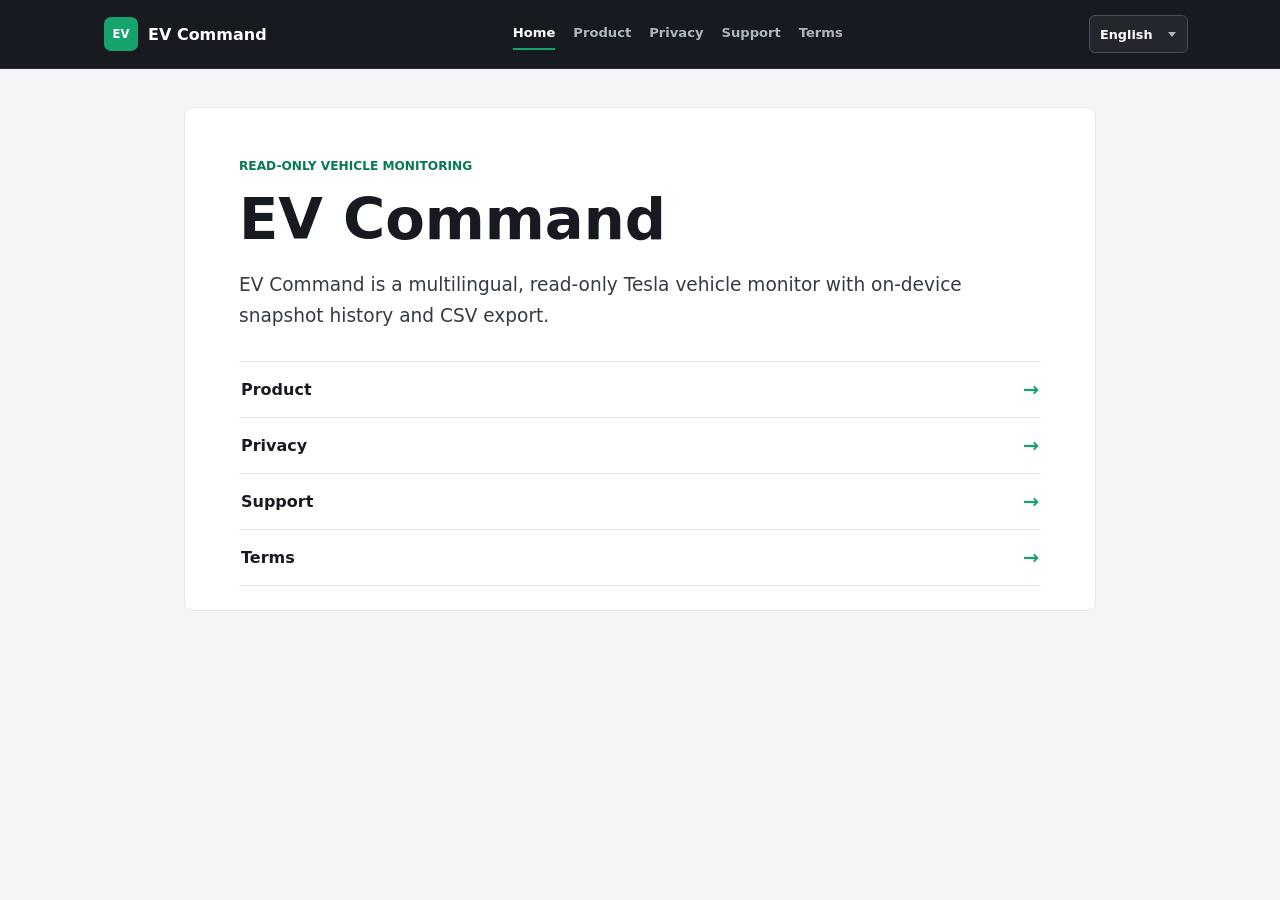
<file: index.html>
<!doctype html>
<html lang="en-US">
  <head>
    <meta charset="utf-8" />
    <meta name="viewport" content="width=device-width, initial-scale=1" />
    <meta name="theme-color" content="#171a20" />
    <meta
      name="description"
      content="EV Command is a multilingual, read-only Tesla vehicle monitor with on-device snapshot history and CSV export."
      data-i18n-content="index.description"
    />
    <title data-i18n="index.title">EV Command</title>
    <link rel="stylesheet" href="./site.css" />
    <script type="module" src="./site.js" defer></script>
  </head>
  <body data-page="home">
    <a class="skip-link" href="#main-content" data-i18n="common.skip">Skip to main content</a>
    <header class="site-header">
      <div class="header-inner">
        <a class="brand-link" href="./index.html">
          <span class="brand-mark" aria-hidden="true">EV</span>
          <span data-i18n="common.brand">EV Command</span>
        </a>
        <nav
          class="site-nav"
          aria-label="Primary navigation"
          data-i18n-aria-label="common.primaryNavigation"
        >
          <a class="nav-link" href="./index.html" aria-current="page" data-i18n="nav.home">Home</a>
          <a class="nav-link" href="./marketing.html" data-i18n="nav.product">Product</a>
          <a class="nav-link" href="./privacy.html" data-i18n="nav.privacy">Privacy</a>
          <a class="nav-link" href="./support.html" data-i18n="nav.support">Support</a>
          <a class="nav-link" href="./terms.html" data-i18n="nav.terms">Terms</a>
        </nav>
        <div class="locale-control">
          <label class="visually-hidden" for="locale-switcher" data-i18n="common.language">Language</label>
          <select
            id="locale-switcher"
            aria-label="Language"
            data-i18n-aria-label="common.language"
          >
            <option value="en-US" lang="en-US">English</option>
            <option value="zh-Hans" lang="zh-Hans">简体中文</option>
            <option value="yue-Hant-HK" lang="yue-Hant-HK">廣東話</option>
            <option value="ko" lang="ko">한국어</option>
            <option value="ja" lang="ja">日本語</option>
            <option value="es-ES" lang="es-ES">Español</option>
          </select>
        </div>
      </div>
    </header>
    <main id="main-content" class="site-main">
      <section class="document home-document">
        <p class="eyebrow" data-i18n="index.eyebrow">Read-only vehicle monitoring</p>
        <h1 data-i18n="index.heading">EV Command</h1>
        <p class="lead" data-i18n="index.intro">
          EV Command is a multilingual, read-only Tesla vehicle monitor with on-device snapshot history and CSV export.
        </p>
        <div class="home-links">
          <a class="home-link" href="./marketing.html" data-i18n="nav.product">Product</a>
          <a class="home-link" href="./privacy.html" data-i18n="nav.privacy">Privacy</a>
          <a class="home-link" href="./support.html" data-i18n="nav.support">Support</a>
          <a class="home-link" href="./terms.html" data-i18n="nav.terms">Terms</a>
        </div>
      </section>
    </main>
  </body>
</html>
</file>
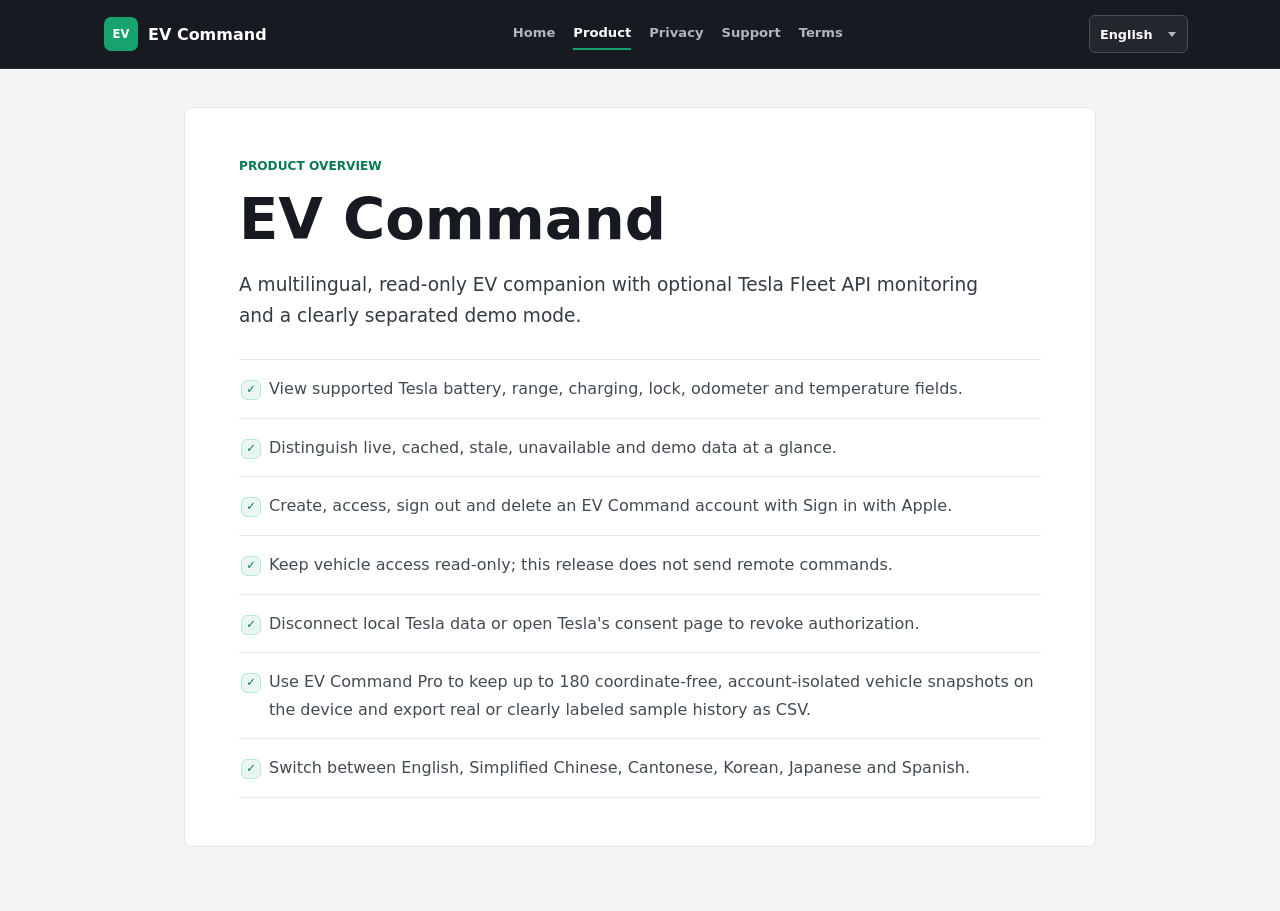
<file: marketing.html>
<!doctype html>
<html lang="en-US">
  <head>
    <meta charset="utf-8" />
    <meta name="viewport" content="width=device-width, initial-scale=1" />
    <meta name="theme-color" content="#171a20" />
    <meta
      name="description"
      content="A multilingual, read-only EV companion with optional Tesla Fleet API monitoring and a clearly separated demo mode."
      data-i18n-content="marketing.description"
    />
    <title data-i18n="marketing.title">EV Command Product Overview</title>
    <link rel="stylesheet" href="./site.css" />
    <script type="module" src="./site.js" defer></script>
  </head>
  <body data-page="product">
    <a class="skip-link" href="#main-content" data-i18n="common.skip">Skip to main content</a>
    <header class="site-header">
      <div class="header-inner">
        <a class="brand-link" href="./index.html">
          <span class="brand-mark" aria-hidden="true">EV</span>
          <span data-i18n="common.brand">EV Command</span>
        </a>
        <nav
          class="site-nav"
          aria-label="Primary navigation"
          data-i18n-aria-label="common.primaryNavigation"
        >
          <a class="nav-link" href="./index.html" data-i18n="nav.home">Home</a>
          <a class="nav-link" href="./marketing.html" aria-current="page" data-i18n="nav.product">Product</a>
          <a class="nav-link" href="./privacy.html" data-i18n="nav.privacy">Privacy</a>
          <a class="nav-link" href="./support.html" data-i18n="nav.support">Support</a>
          <a class="nav-link" href="./terms.html" data-i18n="nav.terms">Terms</a>
        </nav>
        <div class="locale-control">
          <label class="visually-hidden" for="locale-switcher" data-i18n="common.language">Language</label>
          <select
            id="locale-switcher"
            aria-label="Language"
            data-i18n-aria-label="common.language"
          >
            <option value="en-US" lang="en-US">English</option>
            <option value="zh-Hans" lang="zh-Hans">简体中文</option>
            <option value="yue-Hant-HK" lang="yue-Hant-HK">廣東話</option>
            <option value="ko" lang="ko">한국어</option>
            <option value="ja" lang="ja">日本語</option>
            <option value="es-ES" lang="es-ES">Español</option>
          </select>
        </div>
      </div>
    </header>
    <main id="main-content" class="site-main">
      <article class="document">
        <p class="eyebrow" data-i18n="marketing.eyebrow">Product overview</p>
        <h1 data-i18n="marketing.heading">EV Command</h1>
        <p class="lead" data-i18n="marketing.intro">
          A multilingual, read-only EV companion with optional Tesla Fleet API monitoring and a clearly separated demo mode.
        </p>
        <ul class="feature-list">
          <li data-i18n="marketing.feature1">View supported Tesla battery, range, charging, lock, odometer and temperature fields.</li>
          <li data-i18n="marketing.feature2">Distinguish live, cached, stale, unavailable and demo data at a glance.</li>
          <li data-i18n="marketing.feature3">Create, access, sign out and delete an EV Command account with Sign in with Apple.</li>
          <li data-i18n="marketing.feature4">Keep vehicle access read-only; this release does not send remote commands.</li>
          <li data-i18n="marketing.feature5">Disconnect local Tesla data or open Tesla's consent page to revoke authorization.</li>
          <li data-i18n="marketing.feature6">Use EV Command Pro to keep up to 180 coordinate-free, account-isolated vehicle snapshots on the device and export real or clearly labeled sample history as CSV.</li>
          <li data-i18n="marketing.feature7">Switch between English, Simplified Chinese, Cantonese, Korean, Japanese and Spanish.</li>
        </ul>
      </article>
    </main>
  </body>
</html>
</file>
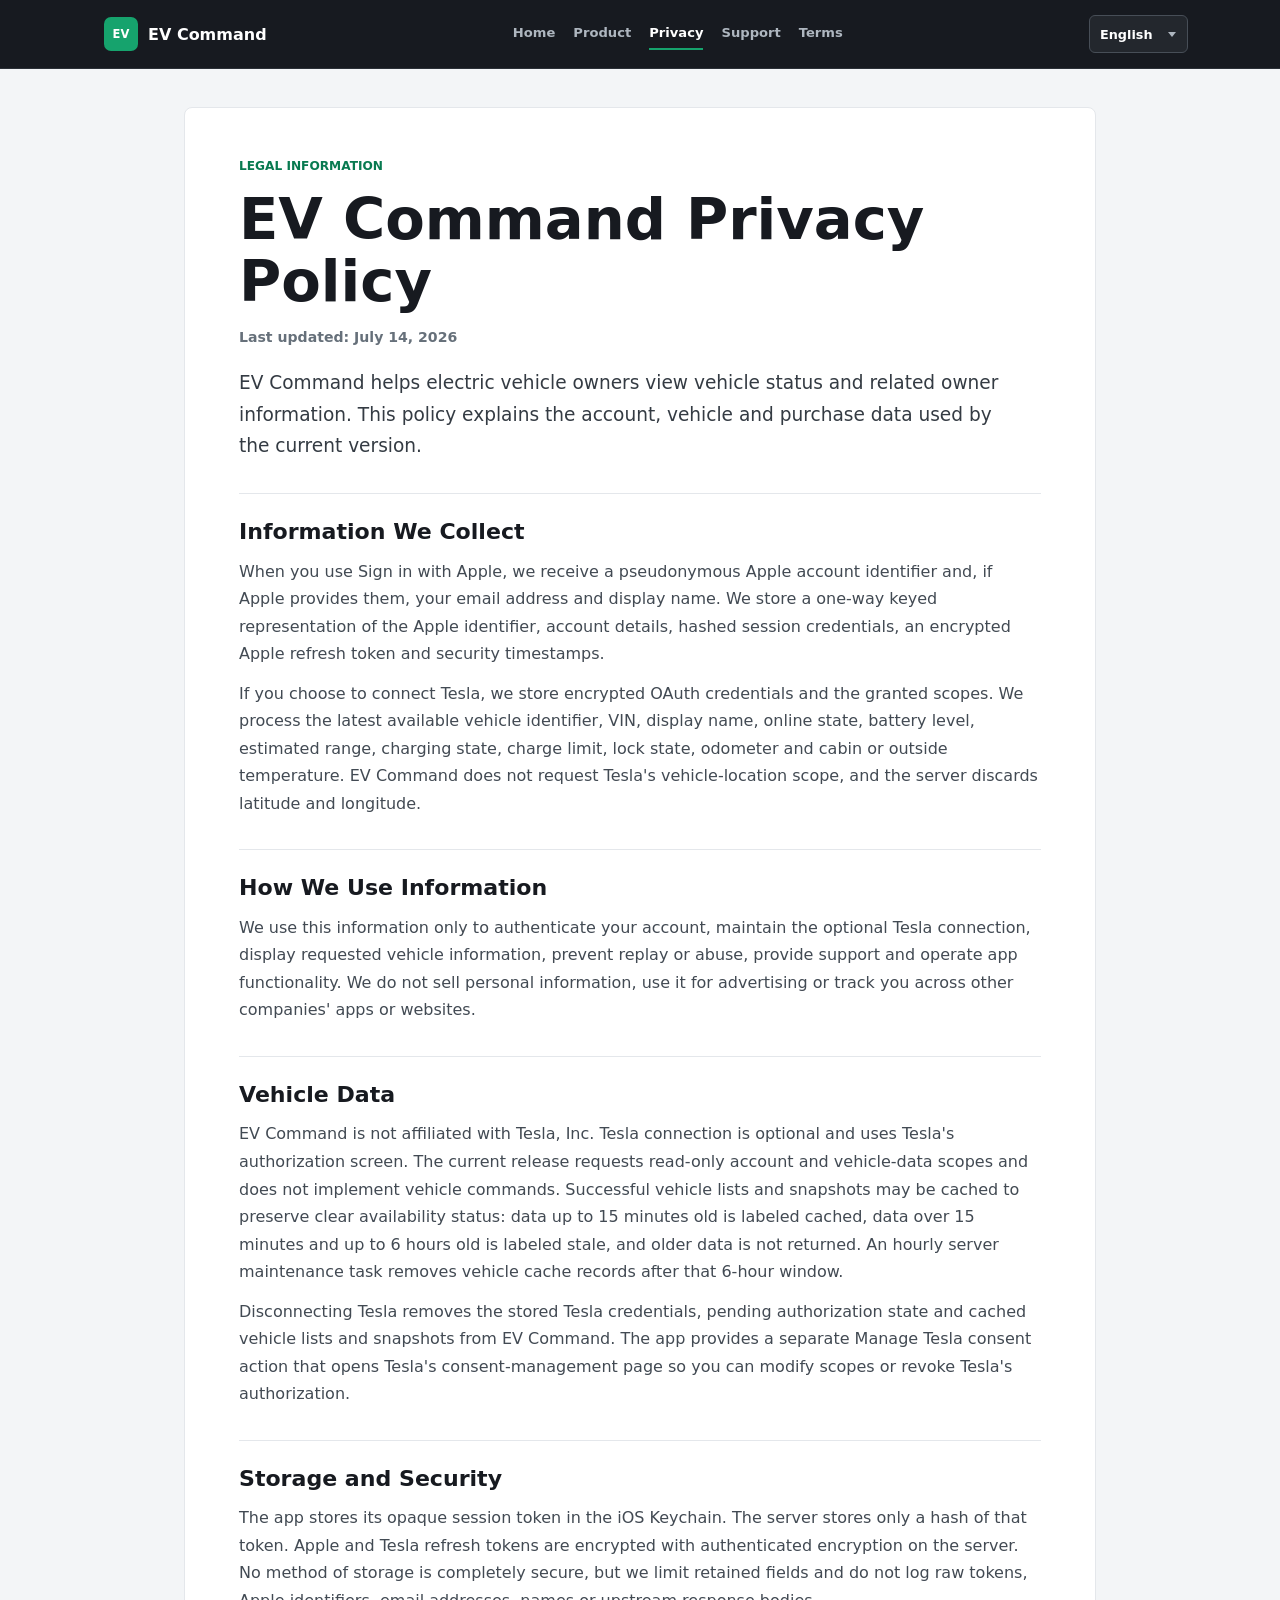
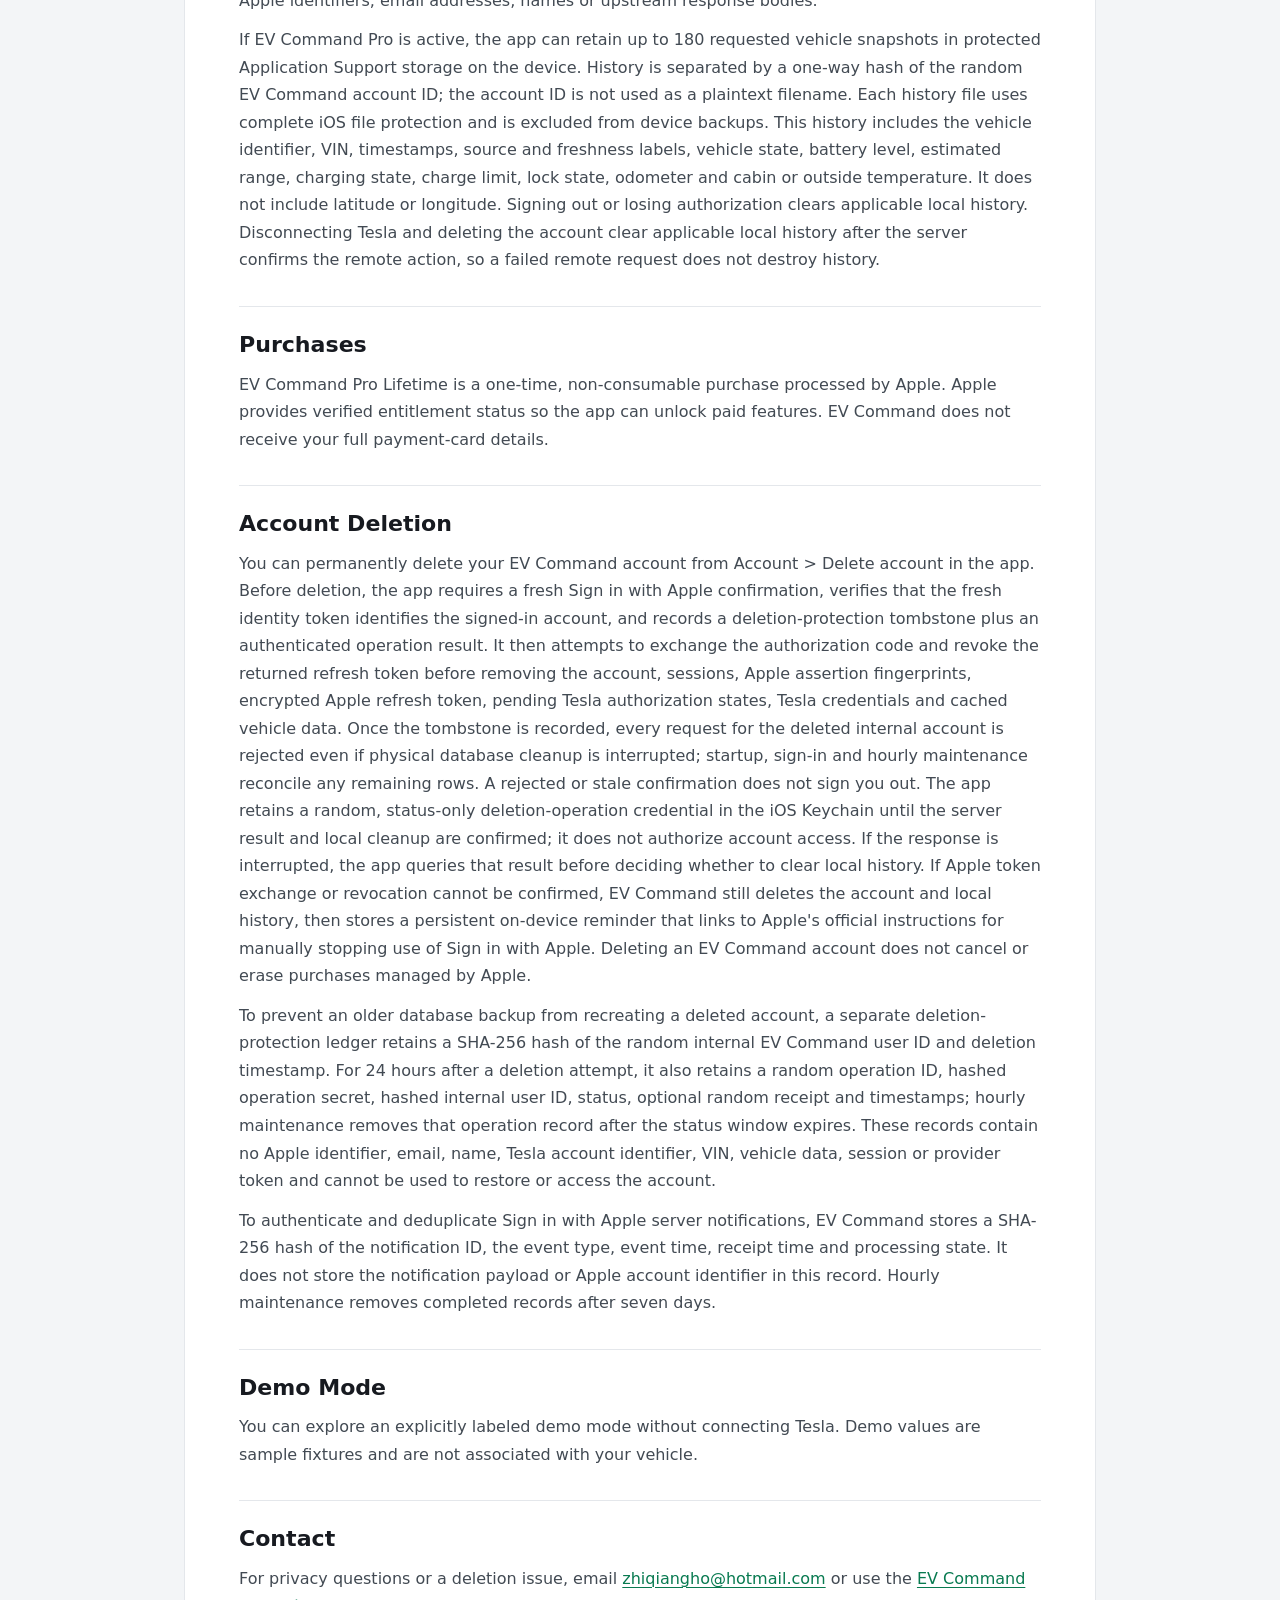
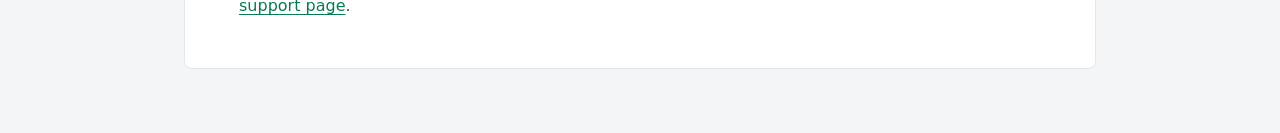
<file: privacy.html>
<!doctype html>
<html lang="en-US">
  <head>
    <meta charset="utf-8" />
    <meta name="viewport" content="width=device-width, initial-scale=1" />
    <meta name="theme-color" content="#171a20" />
    <meta
      name="description"
      content="EV Command helps electric vehicle owners view vehicle status and related owner information. This policy explains the account, vehicle and purchase data used by the current version."
      data-i18n-content="privacy.description"
    />
    <title data-i18n="privacy.title">EV Command Privacy Policy</title>
    <link rel="stylesheet" href="./site.css" />
    <script type="module" src="./site.js" defer></script>
  </head>
  <body data-page="privacy">
    <a class="skip-link" href="#main-content" data-i18n="common.skip">Skip to main content</a>
    <header class="site-header">
      <div class="header-inner">
        <a class="brand-link" href="./index.html">
          <span class="brand-mark" aria-hidden="true">EV</span>
          <span data-i18n="common.brand">EV Command</span>
        </a>
        <nav
          class="site-nav"
          aria-label="Primary navigation"
          data-i18n-aria-label="common.primaryNavigation"
        >
          <a class="nav-link" href="./index.html" data-i18n="nav.home">Home</a>
          <a class="nav-link" href="./marketing.html" data-i18n="nav.product">Product</a>
          <a class="nav-link" href="./privacy.html" aria-current="page" data-i18n="nav.privacy">Privacy</a>
          <a class="nav-link" href="./support.html" data-i18n="nav.support">Support</a>
          <a class="nav-link" href="./terms.html" data-i18n="nav.terms">Terms</a>
        </nav>
        <div class="locale-control">
          <label class="visually-hidden" for="locale-switcher" data-i18n="common.language">Language</label>
          <select
            id="locale-switcher"
            aria-label="Language"
            data-i18n-aria-label="common.language"
          >
            <option value="en-US" lang="en-US">English</option>
            <option value="zh-Hans" lang="zh-Hans">简体中文</option>
            <option value="yue-Hant-HK" lang="yue-Hant-HK">廣東話</option>
            <option value="ko" lang="ko">한국어</option>
            <option value="ja" lang="ja">日本語</option>
            <option value="es-ES" lang="es-ES">Español</option>
          </select>
        </div>
      </div>
    </header>
    <main id="main-content" class="site-main">
      <article class="document">
        <p class="eyebrow" data-i18n="privacy.eyebrow">Legal information</p>
        <h1 data-i18n="privacy.heading">EV Command Privacy Policy</h1>
        <p class="updated" data-i18n="privacy.updated">Last updated: July 14, 2026</p>
        <p class="lead" data-i18n="privacy.intro">EV Command helps electric vehicle owners view vehicle status and related owner information. This policy explains the account, vehicle and purchase data used by the current version.</p>

        <h2 data-i18n="privacy.collect.heading">Information We Collect</h2>
        <p data-i18n="privacy.collect.p1">When you use Sign in with Apple, we receive a pseudonymous Apple account identifier and, if Apple provides them, your email address and display name. We store a one-way keyed representation of the Apple identifier, account details, hashed session credentials, an encrypted Apple refresh token and security timestamps.</p>
        <p data-i18n="privacy.collect.p2">If you choose to connect Tesla, we store encrypted OAuth credentials and the granted scopes. We process the latest available vehicle identifier, VIN, display name, online state, battery level, estimated range, charging state, charge limit, lock state, odometer and cabin or outside temperature. EV Command does not request Tesla's vehicle-location scope, and the server discards latitude and longitude.</p>

        <h2 data-i18n="privacy.use.heading">How We Use Information</h2>
        <p data-i18n="privacy.use.p1">We use this information only to authenticate your account, maintain the optional Tesla connection, display requested vehicle information, prevent replay or abuse, provide support and operate app functionality. We do not sell personal information, use it for advertising or track you across other companies' apps or websites.</p>

        <h2 data-i18n="privacy.vehicle.heading">Vehicle Data</h2>
        <p data-i18n="privacy.vehicle.p1">EV Command is not affiliated with Tesla, Inc. Tesla connection is optional and uses Tesla's authorization screen. The current release requests read-only account and vehicle-data scopes and does not implement vehicle commands. Successful vehicle lists and snapshots may be cached to preserve clear availability status: data up to 15 minutes old is labeled cached, data over 15 minutes and up to 6 hours old is labeled stale, and older data is not returned. An hourly server maintenance task removes vehicle cache records after that 6-hour window.</p>
        <p data-i18n="privacy.vehicle.p2">Disconnecting Tesla removes the stored Tesla credentials, pending authorization state and cached vehicle lists and snapshots from EV Command. The app provides a separate Manage Tesla consent action that opens Tesla's consent-management page so you can modify scopes or revoke Tesla's authorization.</p>

        <h2 data-i18n="privacy.storage.heading">Storage and Security</h2>
        <p data-i18n="privacy.storage.p1">The app stores its opaque session token in the iOS Keychain. The server stores only a hash of that token. Apple and Tesla refresh tokens are encrypted with authenticated encryption on the server. No method of storage is completely secure, but we limit retained fields and do not log raw tokens, Apple identifiers, email addresses, names or upstream response bodies.</p>
        <p data-i18n="privacy.storage.p2">If EV Command Pro is active, the app can retain up to 180 requested vehicle snapshots in protected Application Support storage on the device. History is separated by a one-way hash of the random EV Command account ID; the account ID is not used as a plaintext filename. Each history file uses complete iOS file protection and is excluded from device backups. This history includes the vehicle identifier, VIN, timestamps, source and freshness labels, vehicle state, battery level, estimated range, charging state, charge limit, lock state, odometer and cabin or outside temperature. It does not include latitude or longitude. Signing out or losing authorization clears applicable local history. Disconnecting Tesla and deleting the account clear applicable local history after the server confirms the remote action, so a failed remote request does not destroy history.</p>

        <h2 data-i18n="privacy.purchases.heading">Purchases</h2>
        <p data-i18n="privacy.purchases.p1">EV Command Pro Lifetime is a one-time, non-consumable purchase processed by Apple. Apple provides verified entitlement status so the app can unlock paid features. EV Command does not receive your full payment-card details.</p>

        <h2 id="account-deletion" data-i18n="privacy.deletion.heading">Account Deletion</h2>
        <p data-i18n="privacy.deletion.p1">You can permanently delete your EV Command account from Account &gt; Delete account in the app. Before deletion, the app requires a fresh Sign in with Apple confirmation, verifies that the fresh identity token identifies the signed-in account, and records a deletion-protection tombstone plus an authenticated operation result. It then attempts to exchange the authorization code and revoke the returned refresh token before removing the account, sessions, Apple assertion fingerprints, encrypted Apple refresh token, pending Tesla authorization states, Tesla credentials and cached vehicle data. Once the tombstone is recorded, every request for the deleted internal account is rejected even if physical database cleanup is interrupted; startup, sign-in and hourly maintenance reconcile any remaining rows. A rejected or stale confirmation does not sign you out. The app retains a random, status-only deletion-operation credential in the iOS Keychain until the server result and local cleanup are confirmed; it does not authorize account access. If the response is interrupted, the app queries that result before deciding whether to clear local history. If Apple token exchange or revocation cannot be confirmed, EV Command still deletes the account and local history, then stores a persistent on-device reminder that links to Apple's official instructions for manually stopping use of Sign in with Apple. Deleting an EV Command account does not cancel or erase purchases managed by Apple.</p>
        <p data-i18n="privacy.deletion.p2">To prevent an older database backup from recreating a deleted account, a separate deletion-protection ledger retains a SHA-256 hash of the random internal EV Command user ID and deletion timestamp. For 24 hours after a deletion attempt, it also retains a random operation ID, hashed operation secret, hashed internal user ID, status, optional random receipt and timestamps; hourly maintenance removes that operation record after the status window expires. These records contain no Apple identifier, email, name, Tesla account identifier, VIN, vehicle data, session or provider token and cannot be used to restore or access the account.</p>
        <p data-i18n="privacy.deletion.p3">To authenticate and deduplicate Sign in with Apple server notifications, EV Command stores a SHA-256 hash of the notification ID, the event type, event time, receipt time and processing state. It does not store the notification payload or Apple account identifier in this record. Hourly maintenance removes completed records after seven days.</p>

        <h2 data-i18n="privacy.demo.heading">Demo Mode</h2>
        <p data-i18n="privacy.demo.p1">You can explore an explicitly labeled demo mode without connecting Tesla. Demo values are sample fixtures and are not associated with your vehicle.</p>

        <h2 data-i18n="privacy.contact.heading">Contact</h2>
        <p data-i18n-group="privacy.contact">
          <span data-i18n="privacy.contact.beforeEmail">For privacy questions or a deletion issue, email </span><a href="mailto:zhiqiangho@hotmail.com">zhiqiangho@hotmail.com</a><span data-i18n="privacy.contact.between"> or use the </span><a href="./support.html" data-i18n="privacy.contact.link">EV Command support page</a><span data-i18n="privacy.contact.after">.</span>
        </p>
      </article>
    </main>
  </body>
</html>
</file>
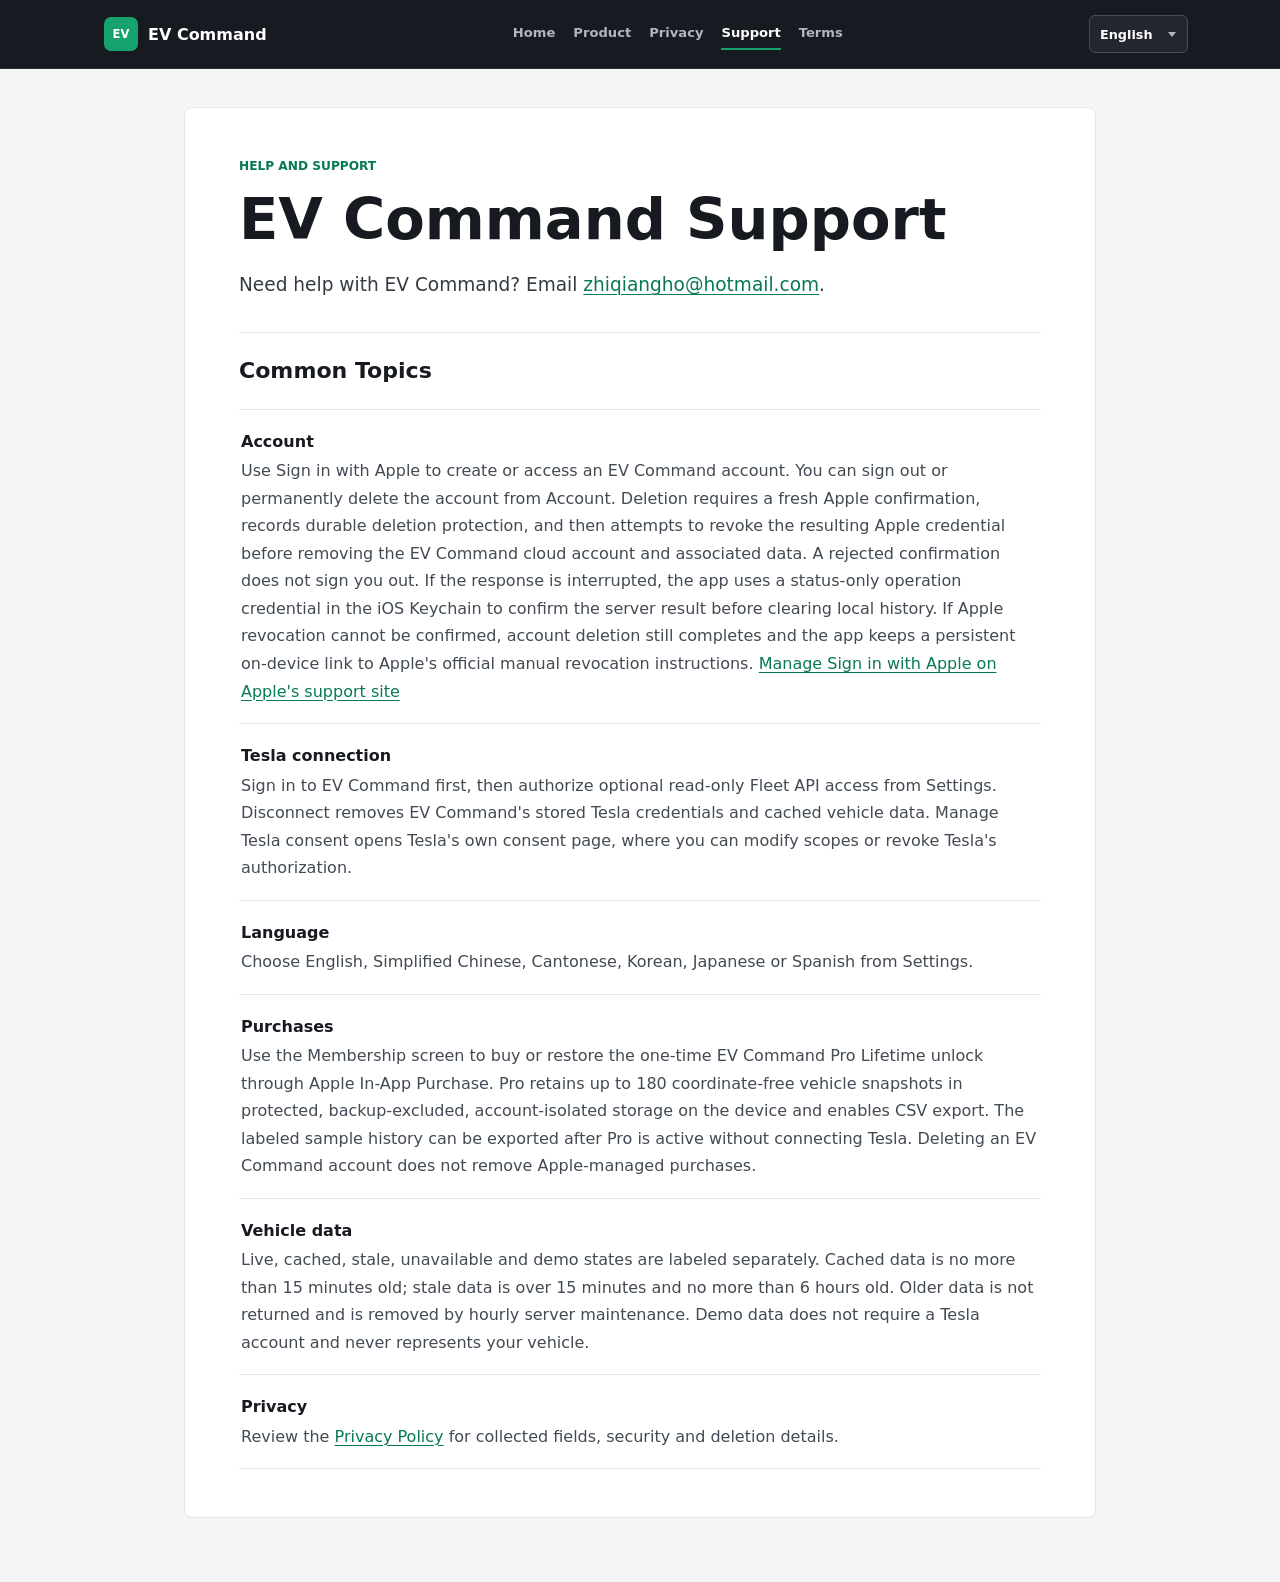
<file: support.html>
<!doctype html>
<html lang="en-US">
  <head>
    <meta charset="utf-8" />
    <meta name="viewport" content="width=device-width, initial-scale=1" />
    <meta name="theme-color" content="#171a20" />
    <meta
      name="description"
      content="Support information for EV Command accounts, Tesla connection, languages, purchases, vehicle data and privacy."
      data-i18n-content="support.description"
    />
    <title data-i18n="support.title">EV Command Support</title>
    <link rel="stylesheet" href="./site.css" />
    <script type="module" src="./site.js" defer></script>
  </head>
  <body data-page="support">
    <a class="skip-link" href="#main-content" data-i18n="common.skip">Skip to main content</a>
    <header class="site-header">
      <div class="header-inner">
        <a class="brand-link" href="./index.html">
          <span class="brand-mark" aria-hidden="true">EV</span>
          <span data-i18n="common.brand">EV Command</span>
        </a>
        <nav
          class="site-nav"
          aria-label="Primary navigation"
          data-i18n-aria-label="common.primaryNavigation"
        >
          <a class="nav-link" href="./index.html" data-i18n="nav.home">Home</a>
          <a class="nav-link" href="./marketing.html" data-i18n="nav.product">Product</a>
          <a class="nav-link" href="./privacy.html" data-i18n="nav.privacy">Privacy</a>
          <a class="nav-link" href="./support.html" aria-current="page" data-i18n="nav.support">Support</a>
          <a class="nav-link" href="./terms.html" data-i18n="nav.terms">Terms</a>
        </nav>
        <div class="locale-control">
          <label class="visually-hidden" for="locale-switcher" data-i18n="common.language">Language</label>
          <select
            id="locale-switcher"
            aria-label="Language"
            data-i18n-aria-label="common.language"
          >
            <option value="en-US" lang="en-US">English</option>
            <option value="zh-Hans" lang="zh-Hans">简体中文</option>
            <option value="yue-Hant-HK" lang="yue-Hant-HK">廣東話</option>
            <option value="ko" lang="ko">한국어</option>
            <option value="ja" lang="ja">日本語</option>
            <option value="es-ES" lang="es-ES">Español</option>
          </select>
        </div>
      </div>
    </header>
    <main id="main-content" class="site-main">
      <article class="document">
        <p class="eyebrow" data-i18n="support.eyebrow">Help and support</p>
        <h1 data-i18n="support.heading">EV Command Support</h1>
        <p class="lead" data-i18n-group="support.intro">
          <span data-i18n="support.intro.beforeEmail">Need help with EV Command? Email </span><a href="mailto:zhiqiangho@hotmail.com">zhiqiangho@hotmail.com</a><span data-i18n="support.intro.after">.</span>
        </p>
        <h2 data-i18n="support.topics.heading">Common Topics</h2>
        <div class="support-topics">
          <p data-i18n-group="support.account">
            <strong class="topic-label" data-i18n="support.account.label">Account</strong>
            <span data-i18n="support.account.text">Use Sign in with Apple to create or access an EV Command account. You can sign out or permanently delete the account from Account. Deletion requires a fresh Apple confirmation, records durable deletion protection, and then attempts to revoke the resulting Apple credential before removing the EV Command cloud account and associated data. A rejected confirmation does not sign you out. If the response is interrupted, the app uses a status-only operation credential in the iOS Keychain to confirm the server result before clearing local history. If Apple revocation cannot be confirmed, account deletion still completes and the app keeps a persistent on-device link to Apple's official manual revocation instructions.</span>
            <a href="https://support.apple.com/102571" rel="noreferrer" data-i18n="support.account.appleLink">Manage Sign in with Apple on Apple's support site</a>
          </p>
          <p data-i18n-group="support.tesla">
            <strong class="topic-label" data-i18n="support.tesla.label">Tesla connection</strong>
            <span data-i18n="support.tesla.text">Sign in to EV Command first, then authorize optional read-only Fleet API access from Settings. Disconnect removes EV Command's stored Tesla credentials and cached vehicle data. Manage Tesla consent opens Tesla's own consent page, where you can modify scopes or revoke Tesla's authorization.</span>
          </p>
          <p data-i18n-group="support.language">
            <strong class="topic-label" data-i18n="support.language.label">Language</strong>
            <span data-i18n="support.language.text">Choose English, Simplified Chinese, Cantonese, Korean, Japanese or Spanish from Settings.</span>
          </p>
          <p data-i18n-group="support.purchases">
            <strong class="topic-label" data-i18n="support.purchases.label">Purchases</strong>
            <span data-i18n="support.purchases.text">Use the Membership screen to buy or restore the one-time EV Command Pro Lifetime unlock through Apple In-App Purchase. Pro retains up to 180 coordinate-free vehicle snapshots in protected, backup-excluded, account-isolated storage on the device and enables CSV export. The labeled sample history can be exported after Pro is active without connecting Tesla. Deleting an EV Command account does not remove Apple-managed purchases.</span>
          </p>
          <p data-i18n-group="support.vehicle">
            <strong class="topic-label" data-i18n="support.vehicle.label">Vehicle data</strong>
            <span data-i18n="support.vehicle.text">Live, cached, stale, unavailable and demo states are labeled separately. Cached data is no more than 15 minutes old; stale data is over 15 minutes and no more than 6 hours old. Older data is not returned and is removed by hourly server maintenance. Demo data does not require a Tesla account and never represents your vehicle.</span>
          </p>
          <p data-i18n-group="support.privacy">
            <strong class="topic-label" data-i18n="support.privacy.label">Privacy</strong>
            <span data-i18n="support.privacy.beforeLink">Review the </span><a href="./privacy.html" data-i18n="support.privacy.link">Privacy Policy</a><span data-i18n="support.privacy.afterLink"> for collected fields, security and deletion details.</span>
          </p>
        </div>
      </article>
    </main>
  </body>
</html>
</file>
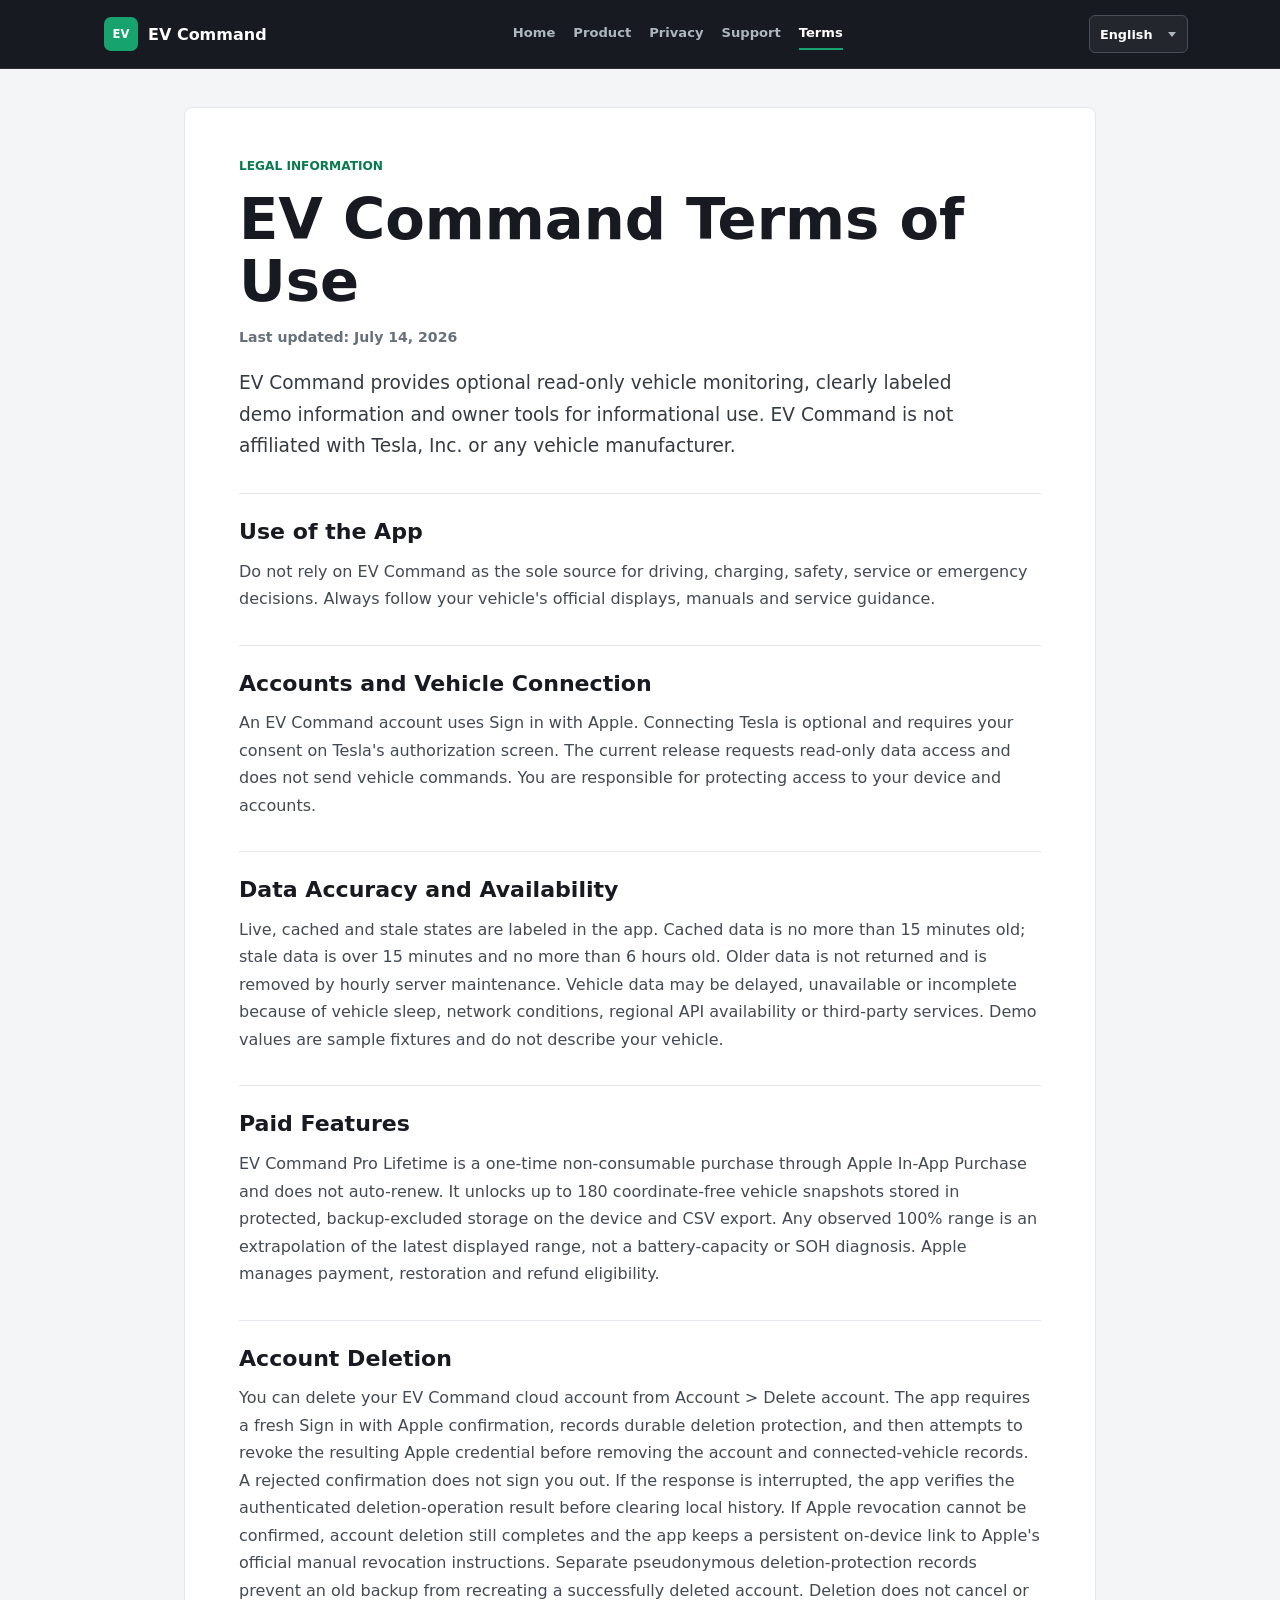
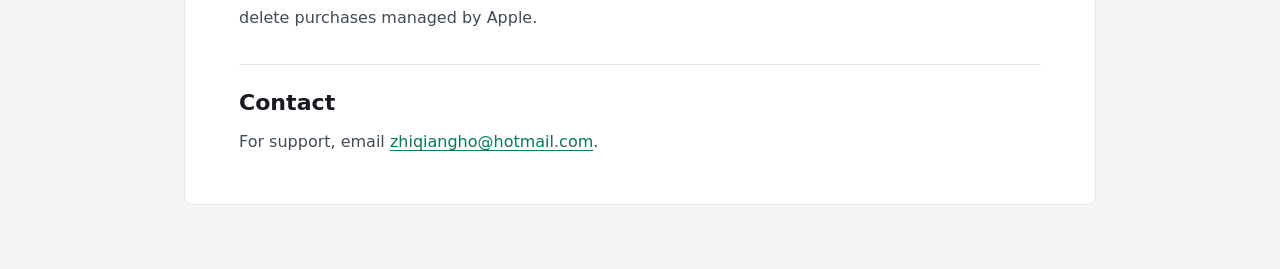
<file: terms.html>
<!doctype html>
<html lang="en-US">
  <head>
    <meta charset="utf-8" />
    <meta name="viewport" content="width=device-width, initial-scale=1" />
    <meta name="theme-color" content="#171a20" />
    <meta
      name="description"
      content="Terms governing EV Command's optional read-only vehicle monitoring, demo information and owner tools."
      data-i18n-content="terms.description"
    />
    <title data-i18n="terms.title">EV Command Terms of Use</title>
    <link rel="stylesheet" href="./site.css" />
    <script type="module" src="./site.js" defer></script>
  </head>
  <body data-page="terms">
    <a class="skip-link" href="#main-content" data-i18n="common.skip">Skip to main content</a>
    <header class="site-header">
      <div class="header-inner">
        <a class="brand-link" href="./index.html">
          <span class="brand-mark" aria-hidden="true">EV</span>
          <span data-i18n="common.brand">EV Command</span>
        </a>
        <nav
          class="site-nav"
          aria-label="Primary navigation"
          data-i18n-aria-label="common.primaryNavigation"
        >
          <a class="nav-link" href="./index.html" data-i18n="nav.home">Home</a>
          <a class="nav-link" href="./marketing.html" data-i18n="nav.product">Product</a>
          <a class="nav-link" href="./privacy.html" data-i18n="nav.privacy">Privacy</a>
          <a class="nav-link" href="./support.html" data-i18n="nav.support">Support</a>
          <a class="nav-link" href="./terms.html" aria-current="page" data-i18n="nav.terms">Terms</a>
        </nav>
        <div class="locale-control">
          <label class="visually-hidden" for="locale-switcher" data-i18n="common.language">Language</label>
          <select
            id="locale-switcher"
            aria-label="Language"
            data-i18n-aria-label="common.language"
          >
            <option value="en-US" lang="en-US">English</option>
            <option value="zh-Hans" lang="zh-Hans">简体中文</option>
            <option value="yue-Hant-HK" lang="yue-Hant-HK">廣東話</option>
            <option value="ko" lang="ko">한국어</option>
            <option value="ja" lang="ja">日本語</option>
            <option value="es-ES" lang="es-ES">Español</option>
          </select>
        </div>
      </div>
    </header>
    <main id="main-content" class="site-main">
      <article class="document">
        <p class="eyebrow" data-i18n="terms.eyebrow">Legal information</p>
        <h1 data-i18n="terms.heading">EV Command Terms of Use</h1>
        <p class="updated" data-i18n="terms.updated">Last updated: July 14, 2026</p>
        <p class="lead" data-i18n="terms.intro">EV Command provides optional read-only vehicle monitoring, clearly labeled demo information and owner tools for informational use. EV Command is not affiliated with Tesla, Inc. or any vehicle manufacturer.</p>
        <h2 data-i18n="terms.use.heading">Use of the App</h2>
        <p data-i18n="terms.use.p1">Do not rely on EV Command as the sole source for driving, charging, safety, service or emergency decisions. Always follow your vehicle's official displays, manuals and service guidance.</p>
        <h2 data-i18n="terms.accounts.heading">Accounts and Vehicle Connection</h2>
        <p data-i18n="terms.accounts.p1">An EV Command account uses Sign in with Apple. Connecting Tesla is optional and requires your consent on Tesla's authorization screen. The current release requests read-only data access and does not send vehicle commands. You are responsible for protecting access to your device and accounts.</p>
        <h2 data-i18n="terms.accuracy.heading">Data Accuracy and Availability</h2>
        <p data-i18n="terms.accuracy.p1">Live, cached and stale states are labeled in the app. Cached data is no more than 15 minutes old; stale data is over 15 minutes and no more than 6 hours old. Older data is not returned and is removed by hourly server maintenance. Vehicle data may be delayed, unavailable or incomplete because of vehicle sleep, network conditions, regional API availability or third-party services. Demo values are sample fixtures and do not describe your vehicle.</p>
        <h2 data-i18n="terms.paid.heading">Paid Features</h2>
        <p data-i18n="terms.paid.p1">EV Command Pro Lifetime is a one-time non-consumable purchase through Apple In-App Purchase and does not auto-renew. It unlocks up to 180 coordinate-free vehicle snapshots stored in protected, backup-excluded storage on the device and CSV export. Any observed 100% range is an extrapolation of the latest displayed range, not a battery-capacity or SOH diagnosis. Apple manages payment, restoration and refund eligibility.</p>
        <h2 data-i18n="terms.deletion.heading">Account Deletion</h2>
        <p data-i18n="terms.deletion.p1">You can delete your EV Command cloud account from Account &gt; Delete account. The app requires a fresh Sign in with Apple confirmation, records durable deletion protection, and then attempts to revoke the resulting Apple credential before removing the account and connected-vehicle records. A rejected confirmation does not sign you out. If the response is interrupted, the app verifies the authenticated deletion-operation result before clearing local history. If Apple revocation cannot be confirmed, account deletion still completes and the app keeps a persistent on-device link to Apple's official manual revocation instructions. Separate pseudonymous deletion-protection records prevent an old backup from recreating a successfully deleted account. Deletion does not cancel or delete purchases managed by Apple.</p>
        <h2 data-i18n="terms.contact.heading">Contact</h2>
        <p data-i18n-group="terms.contact">
          <span data-i18n="terms.contact.beforeEmail">For support, email </span><a href="mailto:zhiqiangho@hotmail.com">zhiqiangho@hotmail.com</a><span data-i18n="terms.contact.after">.</span>
        </p>
      </article>
    </main>
  </body>
</html>
</file>
<file: site.css>
:root {
  color-scheme: light;
  --page: #f3f5f7;
  --surface: #ffffff;
  --ink: #171a20;
  --muted: #66707a;
  --line: #e4e7eb;
  --line-strong: #cfd5dc;
  --green: #16a36d;
  --green-dark: #087a50;
  --green-soft: #e8f8f1;
  --orange: #ff6a2f;
  font-family: Inter, ui-sans-serif, system-ui, -apple-system, BlinkMacSystemFont,
    "Segoe UI", "PingFang SC", "Hiragino Sans GB", "Microsoft YaHei",
    "Apple SD Gothic Neo", "Noto Sans KR", "Hiragino Kaku Gothic ProN",
    "Noto Sans JP", sans-serif;
}

* {
  box-sizing: border-box;
}

html {
  min-width: 320px;
  scroll-behavior: smooth;
}

body {
  background: var(--page);
  color: var(--ink);
  margin: 0;
  min-height: 100vh;
}

a {
  color: var(--green-dark);
  text-decoration-thickness: 1px;
  text-underline-offset: 3px;
}

a:hover {
  color: var(--green);
}

a:focus-visible,
select:focus-visible {
  outline: 3px solid rgba(22, 163, 109, 0.3);
  outline-offset: 3px;
}

.skip-link {
  background: var(--surface);
  border: 1px solid var(--line-strong);
  border-radius: 6px;
  color: var(--ink);
  font-weight: 750;
  left: 12px;
  padding: 9px 12px;
  position: fixed;
  top: 12px;
  transform: translateY(-160%);
  z-index: 10;
}

.skip-link:focus {
  transform: translateY(0);
}

.site-header {
  background: #171a20;
  border-bottom: 1px solid #2b3037;
  color: #ffffff;
}

.header-inner {
  display: grid;
  gap: 12px;
  grid-template-columns: minmax(0, 1fr) auto;
  margin: 0 auto;
  max-width: 1120px;
  padding: 14px 16px 10px;
}

.brand-link {
  align-items: center;
  color: #ffffff;
  display: inline-flex;
  font-size: 1rem;
  font-weight: 800;
  gap: 10px;
  grid-column: 1;
  grid-row: 1;
  justify-self: start;
  letter-spacing: 0;
  text-decoration: none;
}

.brand-link:hover {
  color: #ffffff;
}

.brand-mark {
  align-items: center;
  background: var(--green);
  border-radius: 7px;
  color: #ffffff;
  display: inline-flex;
  font-size: 0.72rem;
  font-weight: 900;
  height: 34px;
  justify-content: center;
  letter-spacing: 0;
  width: 34px;
}

.locale-control {
  align-items: center;
  display: flex;
  grid-column: 2;
  grid-row: 1;
  justify-self: end;
}

.locale-control select {
  appearance: none;
  background: #23272d;
  border: 1px solid #474e57;
  border-radius: 6px;
  color: #ffffff;
  cursor: pointer;
  font: inherit;
  font-size: 0.8rem;
  font-weight: 700;
  max-width: 154px;
  min-height: 38px;
  padding: 7px 30px 7px 10px;
}

.locale-control::after {
  border-color: #aeb6bf transparent transparent;
  border-style: solid;
  border-width: 5px 4px 0;
  content: "";
  margin-left: -20px;
  pointer-events: none;
}

.site-nav {
  display: grid;
  gap: 2px;
  grid-column: 1 / -1;
  grid-template-columns: repeat(5, minmax(0, 1fr));
  grid-row: 2;
  min-width: 0;
  padding: 2px 0 0;
}

.nav-link {
  align-items: center;
  border-bottom: 2px solid transparent;
  color: #aeb6bf;
  display: flex;
  font-size: 0.72rem;
  font-weight: 750;
  justify-content: center;
  line-height: 1.2;
  min-height: 42px;
  overflow-wrap: anywhere;
  padding: 7px 1px 8px;
  text-align: center;
  text-decoration: none;
}

.nav-link:hover {
  color: #ffffff;
}

.nav-link[aria-current="page"] {
  border-bottom-color: var(--green);
  color: #ffffff;
}

.site-main {
  margin: 0 auto;
  max-width: 960px;
  padding: 20px 12px 40px;
}

.document {
  background: var(--surface);
  border: 1px solid var(--line);
  border-radius: 8px;
  padding: 24px 20px;
}

.eyebrow {
  color: var(--green-dark);
  font-size: 0.76rem;
  font-weight: 850;
  letter-spacing: 0;
  margin: 0 0 12px;
  text-transform: uppercase;
}

h1,
h2 {
  letter-spacing: 0;
}

h1 {
  font-size: 2.35rem;
  line-height: 1.08;
  margin: 0;
  overflow-wrap: anywhere;
}

h2 {
  border-top: 1px solid var(--line);
  font-size: 1.25rem;
  line-height: 1.25;
  margin: 32px 0 10px;
  padding-top: 24px;
}

p,
li {
  color: #424a53;
  font-size: 1rem;
  line-height: 1.72;
}

p {
  margin: 12px 0 0;
}

.lead {
  color: #343b43;
  font-size: 1.08rem;
  line-height: 1.68;
  margin-top: 18px;
  max-width: 760px;
}

.updated {
  color: var(--muted);
  font-size: 0.88rem;
  font-weight: 700;
  margin-top: 12px;
}

.home-document {
  padding-bottom: 12px;
}

.home-links {
  border-top: 1px solid var(--line);
  display: grid;
  margin-top: 30px;
}

.home-link {
  align-items: center;
  border-bottom: 1px solid var(--line);
  color: var(--ink);
  display: flex;
  font-weight: 800;
  justify-content: space-between;
  min-height: 56px;
  padding: 13px 2px;
  text-decoration: none;
}

.home-link::after {
  color: var(--green);
  content: "\2192";
  font-size: 1.2rem;
  margin-left: 16px;
}

.feature-list {
  border-top: 1px solid var(--line);
  list-style: none;
  margin: 28px 0 0;
  padding: 0;
}

.feature-list li {
  border-bottom: 1px solid var(--line);
  margin: 0;
  padding: 15px 4px 15px 30px;
  position: relative;
}

.feature-list li::before {
  background: var(--green-soft);
  border: 1px solid #b8e8d2;
  border-radius: 6px;
  color: var(--green-dark);
  content: "\2713";
  font-size: 0.72rem;
  font-weight: 900;
  height: 18px;
  left: 2px;
  line-height: 16px;
  position: absolute;
  text-align: center;
  top: 20px;
  width: 18px;
}

.topic-label {
  color: var(--ink);
  display: block;
  font-weight: 850;
  margin-bottom: 2px;
}

.support-topics {
  border-top: 1px solid var(--line);
  margin-top: 24px;
}

.support-topics p {
  border-bottom: 1px solid var(--line);
  margin: 0;
  padding: 18px 2px;
}

#account-deletion {
  scroll-margin-top: 20px;
}

.visually-hidden {
  clip: rect(0 0 0 0);
  clip-path: inset(50%);
  height: 1px;
  overflow: hidden;
  position: absolute;
  white-space: nowrap;
  width: 1px;
}

@media (min-width: 760px) {
  .header-inner {
    align-items: center;
    gap: 24px;
    grid-template-columns: auto minmax(0, 1fr) auto;
    min-height: 68px;
    padding: 10px 24px;
  }

  .site-nav {
    display: flex;
    gap: 18px;
    grid-column: auto;
    grid-row: 1;
    justify-content: center;
    padding: 0;
  }

  .nav-link {
    flex: 0 0 auto;
    font-size: 0.82rem;
    min-height: 0;
    padding: 7px 0 8px;
  }

  .brand-link {
    grid-column: 1;
  }

  .locale-control {
    grid-column: 3;
  }

  .site-main {
    padding: 38px 24px 64px;
  }

  .document {
    padding: 48px 54px;
  }

  .home-document {
    padding-bottom: 24px;
  }

  h1 {
    font-size: 3.6rem;
  }

  h2 {
    font-size: 1.38rem;
  }

  .lead {
    font-size: 1.16rem;
  }
}

@media print {
  body {
    background: #ffffff;
  }

  .skip-link,
  .site-header {
    display: none;
  }

  .site-main {
    max-width: none;
    padding: 0;
  }

  .document {
    border: 0;
    padding: 0;
  }
}
</file>
